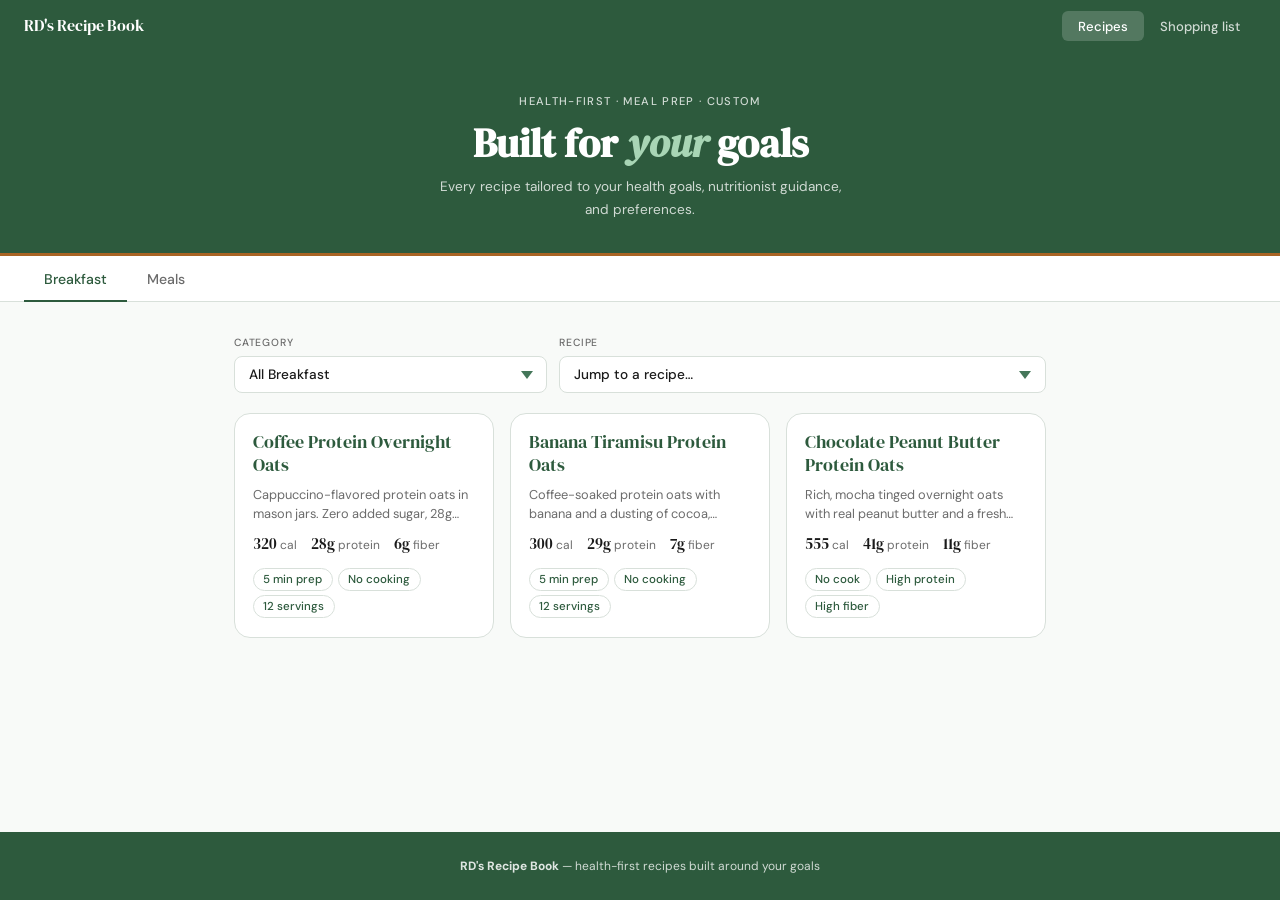
<file: index.html>
<!DOCTYPE html>
<html lang="en">
<head>
<meta charset="UTF-8">
<meta name="viewport" content="width=device-width, initial-scale=1.0">
<title>RD's Recipe Book</title>
<meta name="description" content="Health-first meal prep recipes with serving scaling and a combined shopping list.">

<link href="https://fonts.googleapis.com/css2?family=DM+Serif+Display:ital@0;1&family=DM+Sans:wght@400;500&display=swap" rel="stylesheet">

<link rel="stylesheet" href="css/base.css">
<link rel="stylesheet" href="css/layout.css">
<link rel="stylesheet" href="css/recipe.css">
<link rel="stylesheet" href="css/shopping.css">
<link rel="stylesheet" href="css/print.css" media="print">

<!-- Order matters: data, then helpers, then state, then views, then bootstrap.
     Classic scripts rather than modules so the page also opens over file://. -->
<script defer src="js/data/breakfast.js"></script>
<script defer src="js/data/meals.js"></script>
<script defer src="js/format.js"></script>
<script defer src="js/store.js"></script>
<script defer src="js/recipe-view.js"></script>
<script defer src="js/shopping-view.js"></script>
<script defer src="js/app.js"></script>
</head>
<body>

<nav>
  <span class="brand">RD's Recipe Book</span>
  <ul class="nav-links" role="tablist">
    <li><button class="active" data-page="recipes" role="tab" aria-selected="true">Recipes</button></li>
    <li><button data-page="shopping" role="tab" aria-selected="false">Shopping list</button></li>
  </ul>
</nav>

<div class="hero">
  <p class="hero-eyebrow">Health-first · Meal prep · Custom</p>
  <h1>Built for <em>your</em> goals</h1>
  <p class="hero-sub">Every recipe tailored to your health goals, nutritionist guidance, and preferences.</p>
</div>

<main>
  <div id="page-recipes" class="page active" style="max-width:none;padding:0">
    <div class="page-tabs" role="tablist">
      <button class="page-tab active" data-cat="breakfast" role="tab" aria-selected="true">Breakfast</button>
      <button class="page-tab" data-cat="meals" role="tab" aria-selected="false">Meals</button>
    </div>
    <div id="cat-breakfast" class="cat-wrap"></div>
    <div id="cat-meals" class="cat-wrap" style="display:none"></div>
  </div>

  <div id="page-shopping" class="page">
    <div class="shop-header">
      <h2>Shopping list</h2>
      <button class="clear-btn" id="clear-checked">Clear checked</button>
    </div>
    <div id="shopping-planner"></div>
    <p class="progress-label" id="progress-label"></p>
    <div class="progress-bar"><div class="progress-fill" id="progress-fill" style="width:0%"></div></div>
    <div id="shopping-content"></div>
  </div>
</main>

<footer><strong>RD's Recipe Book</strong> — health-first recipes built around your goals</footer>

</body>
</html>
</file>
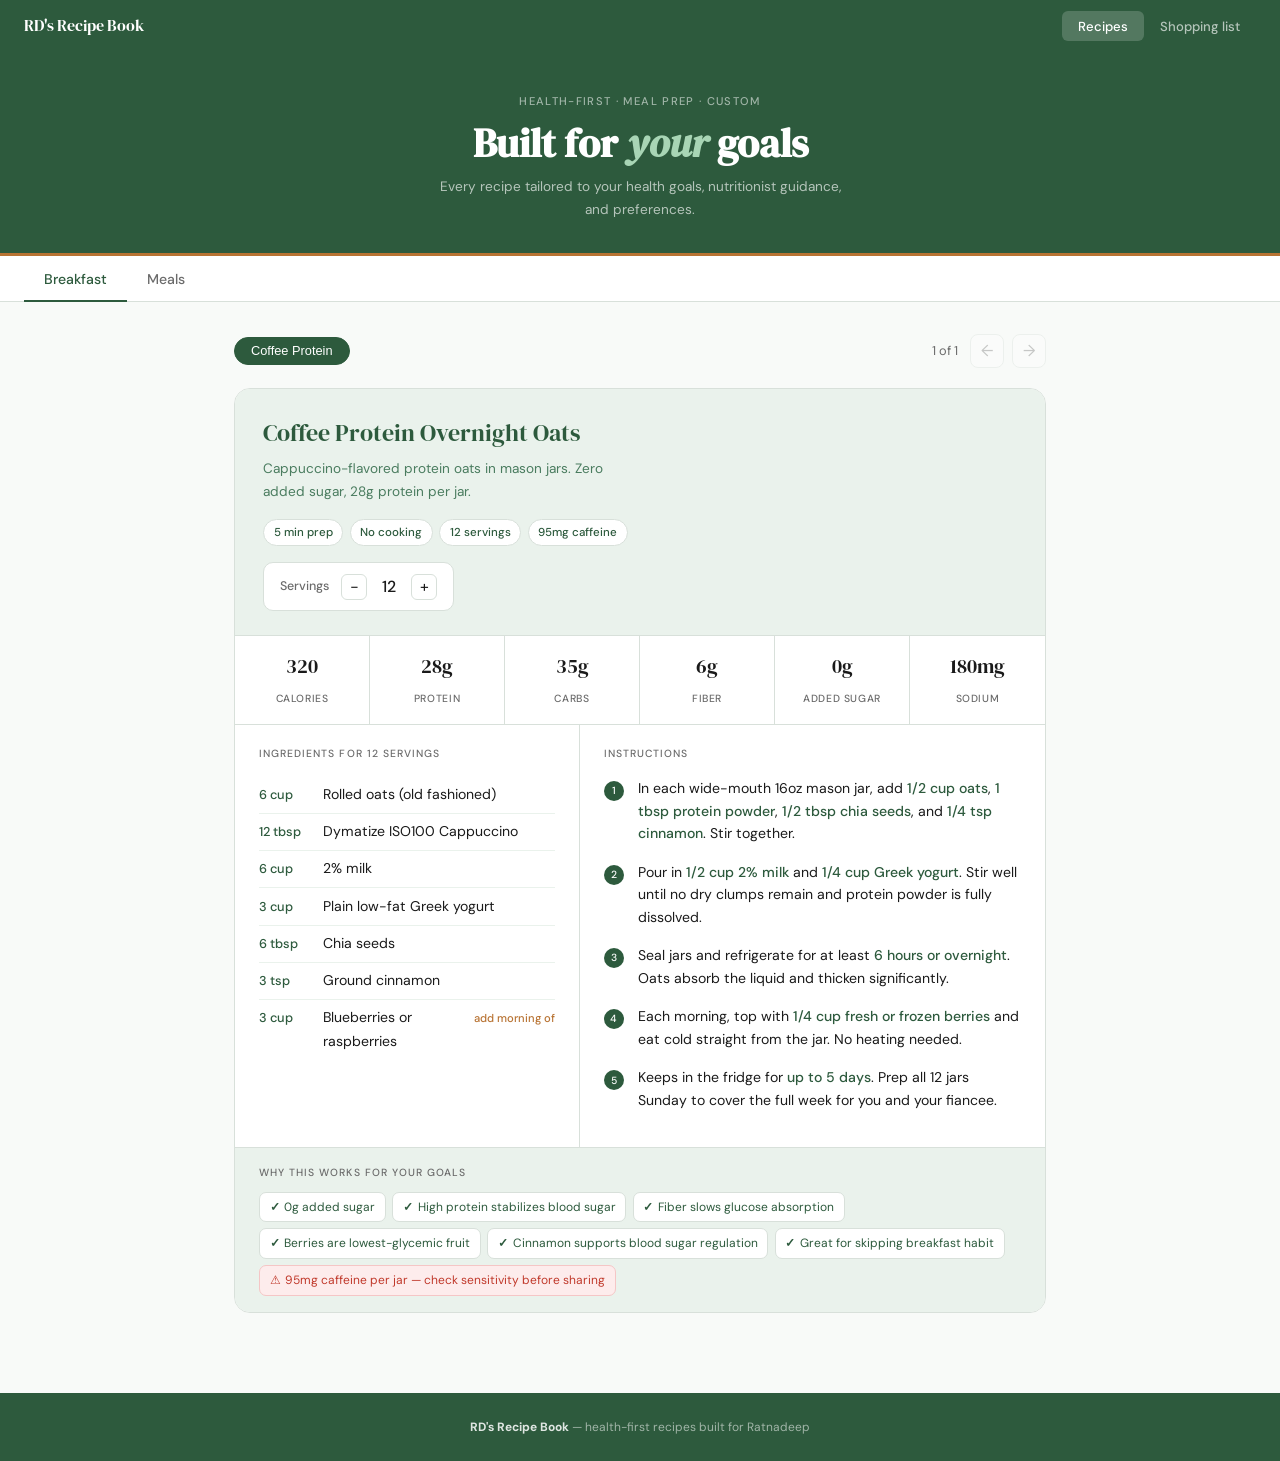
<file: recipe_book.html>
<!DOCTYPE html>
<html lang="en">
<head>
<meta charset="UTF-8">
<meta name="viewport" content="width=device-width, initial-scale=1.0">
<title>RD's Recipe Book</title>
<link href="https://fonts.googleapis.com/css2?family=DM+Serif+Display:ital@0;1&family=DM+Sans:wght@400;500&display=swap" rel="stylesheet">
<style>
*,*::before,*::after{box-sizing:border-box;margin:0;padding:0}
:root{
  --green:#2D5A3D;--green-light:#EAF2EC;--green-mid:#4A7C5F;
  --amber:#B87333;--amber-light:#FDF4EB;
  --ink:#1A1A1A;--muted:#6B6B6B;--border:#D8E0DA;
  --bg:#F8FAF8;--white:#FFFFFF;
  --red:#C0392B;--red-light:#FDECEC;
}
body{font-family:'DM Sans',sans-serif;background:var(--bg);color:var(--ink);font-size:16px;line-height:1.7;min-height:100vh}
nav{background:var(--green);padding:0 1.5rem;display:flex;align-items:center;justify-content:space-between;height:52px;position:sticky;top:0;z-index:200}
.brand{font-family:'DM Serif Display',serif;color:#fff;font-size:1rem}
.nav-links{display:flex;gap:0;list-style:none}
.nav-links button{background:none;border:none;color:rgba(255,255,255,0.65);font-family:'DM Sans',sans-serif;font-size:0.82rem;font-weight:500;padding:0.4rem 1rem;cursor:pointer;border-radius:6px;transition:all 0.15s}
.nav-links button:hover{color:#fff;background:rgba(255,255,255,0.1)}
.nav-links button.active{color:#fff;background:rgba(255,255,255,0.18)}
.hero{background:var(--green);padding:2.5rem 1.5rem 2rem;text-align:center;border-bottom:3px solid var(--amber)}
.hero-eyebrow{font-size:0.7rem;font-weight:500;letter-spacing:0.12em;text-transform:uppercase;color:rgba(255,255,255,0.55);margin-bottom:0.5rem}
.hero h1{font-family:'DM Serif Display',serif;font-size:clamp(1.6rem,4vw,2.5rem);color:#fff;line-height:1.2;margin-bottom:0.5rem}
.hero h1 em{font-style:italic;color:#A8D5B5}
.hero-sub{color:rgba(255,255,255,0.65);font-size:0.85rem;max-width:420px;margin:0 auto}
.page{display:none;max-width:860px;margin:0 auto;padding:2rem 1.5rem}
.page.active{display:block}
.page-tabs{background:var(--white);border-bottom:1px solid var(--border);display:flex;padding:0 1.5rem;max-width:none}
.page-tab{background:none;border:none;border-bottom:2px solid transparent;font-family:'DM Sans',sans-serif;font-size:0.88rem;font-weight:500;color:var(--muted);padding:0.85rem 1.25rem 0.75rem;cursor:pointer;transition:all 0.15s;margin-bottom:-1px}
.page-tab:hover{color:var(--ink)}
.page-tab.active{color:var(--green);border-bottom-color:var(--green)}
.cat-wrap{max-width:860px;margin:0 auto;padding:2rem 1.5rem}
.recipe-nav{display:flex;align-items:center;justify-content:space-between;margin-bottom:1.25rem;flex-wrap:wrap;gap:0.75rem}
.cat-tabs{display:flex;gap:0.5rem;flex-wrap:wrap}
.cat-tab{background:var(--white);border:1px solid var(--border);border-radius:999px;font-size:0.8rem;font-weight:500;color:var(--muted);padding:0.35rem 1rem;cursor:pointer;transition:all 0.15s}
.cat-tab:hover{border-color:var(--green);color:var(--green)}
.cat-tab.active{background:var(--green);border-color:var(--green);color:#fff}
.nav-right{display:flex;align-items:center;gap:0.75rem}
.recipe-counter{font-size:0.8rem;color:var(--muted)}
.recipe-nav-arrows{display:flex;gap:0.5rem}
.arrow-btn{background:var(--white);border:1px solid var(--border);border-radius:8px;width:34px;height:34px;display:flex;align-items:center;justify-content:center;cursor:pointer;font-size:1rem;color:var(--muted);transition:all 0.15s;font-family:'DM Sans',sans-serif}
.arrow-btn:hover:not([disabled]){border-color:var(--green);color:var(--green)}
.arrow-btn[disabled]{opacity:0.35;cursor:default}
.recipe-card{background:var(--white);border:1px solid var(--border);border-radius:16px;overflow:hidden}
.recipe-header{background:var(--green-light);padding:1.5rem 1.75rem;border-bottom:1px solid var(--border)}
.recipe-header-top{display:flex;align-items:flex-start;justify-content:space-between;gap:1rem;flex-wrap:wrap;margin-bottom:1rem}
.recipe-title{font-family:'DM Serif Display',serif;font-size:1.5rem;font-weight:400;color:var(--green)}
.recipe-desc{font-size:0.85rem;color:var(--green-mid);margin-top:0.2rem;max-width:380px}
.recipe-badges{display:flex;gap:0.4rem;flex-wrap:wrap}
.badge{background:var(--white);border:1px solid var(--border);border-radius:999px;font-size:0.72rem;font-weight:500;color:var(--green);padding:0.18rem 0.6rem;white-space:nowrap}
.serving-control{display:flex;align-items:center;gap:0.75rem;background:var(--white);border:1px solid var(--border);border-radius:10px;padding:0.6rem 1rem;width:fit-content}
.serving-label{font-size:0.78rem;color:var(--muted);font-weight:500}
.serving-btns{display:flex;align-items:center;gap:0.5rem}
.s-btn{background:none;border:1px solid var(--border);border-radius:6px;width:26px;height:26px;display:flex;align-items:center;justify-content:center;cursor:pointer;font-size:1rem;color:var(--ink);line-height:1;transition:all 0.15s;font-family:'DM Sans',sans-serif}
.s-btn:hover{border-color:var(--green);color:var(--green)}
.serving-num{font-size:1rem;font-weight:500;color:var(--ink);min-width:28px;text-align:center}
.nutrition-strip{display:grid;grid-template-columns:repeat(auto-fit,minmax(90px,1fr));border-bottom:1px solid var(--border)}
.nutrition-cell{padding:0.85rem 1rem;text-align:center;border-right:1px solid var(--border)}
.nutrition-cell:last-child{border-right:none}
.nutrition-cell .val{font-family:'DM Serif Display',serif;font-size:1.25rem;color:var(--ink);display:block}
.nutrition-cell .lbl{font-size:0.65rem;font-weight:500;letter-spacing:0.06em;text-transform:uppercase;color:var(--muted);margin-top:0.1rem}
.recipe-body{display:grid;grid-template-columns:1fr 1.35fr}
@media(max-width:600px){.recipe-body{grid-template-columns:1fr}}
.ingredients-col{padding:1.25rem 1.5rem;border-right:1px solid var(--border)}
.steps-col{padding:1.25rem 1.5rem}
.col-label{font-size:0.65rem;font-weight:500;letter-spacing:0.1em;text-transform:uppercase;color:var(--muted);margin-bottom:0.9rem}
.ingredient-list{list-style:none}
.ingredient-list li{display:flex;gap:0.5rem;padding:0.38rem 0;border-bottom:1px solid var(--green-light);font-size:0.88rem;align-items:baseline}
.ingredient-list li:last-child{border-bottom:none}
.qty{font-weight:500;color:var(--green);min-width:56px;font-size:0.8rem}
.iname{color:var(--ink);flex:1}
.mod{font-size:0.7rem;color:var(--amber);font-weight:500;margin-left:auto;white-space:nowrap;padding-left:0.3rem}
.step{display:flex;gap:0.9rem;margin-bottom:1rem;align-items:flex-start}
.step-num{background:var(--green);color:#fff;font-size:0.65rem;font-weight:500;width:20px;height:20px;border-radius:50%;display:flex;align-items:center;justify-content:center;flex-shrink:0;margin-top:4px}
.step-text{font-size:0.88rem;color:var(--ink);line-height:1.6}
.step-text strong{font-weight:500;color:var(--green)}
.health-notes{background:var(--green-light);border-top:1px solid var(--border);padding:1rem 1.5rem}
.health-note-list{display:flex;flex-wrap:wrap;gap:0.4rem;margin-top:0.6rem}
.hnote{background:var(--white);border:1px solid var(--border);border-radius:7px;font-size:0.75rem;color:var(--green);padding:0.25rem 0.6rem;display:flex;align-items:center;gap:0.3rem}
.hnote::before{content:"✓";font-weight:700}
.wnote{background:var(--red-light);border:1px solid #F5C6C6;border-radius:7px;font-size:0.75rem;color:var(--red);padding:0.25rem 0.6rem;display:flex;align-items:center;gap:0.3rem}
.wnote::before{content:"⚠"}
.shop-header{display:flex;align-items:center;justify-content:space-between;margin-bottom:1.5rem;flex-wrap:wrap;gap:1rem}
.shop-header h2{font-family:'DM Serif Display',serif;font-size:1.5rem;font-weight:400}
.clear-btn{background:none;border:1px solid var(--border);border-radius:8px;font-family:'DM Sans',sans-serif;font-size:0.8rem;color:var(--muted);padding:0.4rem 0.85rem;cursor:pointer;transition:all 0.15s}
.clear-btn:hover{border-color:var(--red);color:var(--red)}
.shop-section{background:var(--white);border:1px solid var(--border);border-radius:14px;overflow:hidden;margin-bottom:1.25rem}
.shop-section-header{background:var(--green-light);padding:0.75rem 1.25rem;border-bottom:1px solid var(--border);display:flex;align-items:center;justify-content:space-between}
.shop-section-title{font-size:0.72rem;font-weight:500;letter-spacing:0.1em;text-transform:uppercase;color:var(--green)}
.shop-section-count{font-size:0.72rem;color:var(--green-mid)}
.shop-item{display:flex;align-items:center;gap:0.85rem;padding:0.7rem 1.25rem;border-bottom:1px solid var(--green-light);cursor:pointer;transition:background 0.1s;user-select:none}
.shop-item:last-child{border-bottom:none}
.shop-item:hover{background:var(--bg)}
.shop-item.checked .shop-item-name{text-decoration:line-through;color:var(--muted)}
.shop-checkbox{width:18px;height:18px;border:1.5px solid var(--border);border-radius:4px;flex-shrink:0;display:flex;align-items:center;justify-content:center;transition:all 0.15s}
.shop-item.checked .shop-checkbox{background:var(--green);border-color:var(--green)}
.checkmark{display:none;font-size:11px;color:#fff;font-weight:700}
.shop-item.checked .checkmark{display:block}
.shop-item-name{flex:1;font-size:0.9rem;color:var(--ink)}
.shop-item-qty{font-size:0.78rem;color:var(--muted);white-space:nowrap}
.have-tag{font-size:0.7rem;color:var(--green-mid);font-weight:500;margin-left:0.4rem}
.progress-bar{height:3px;background:var(--border);border-radius:999px;margin-bottom:1.5rem;overflow:hidden}
.progress-fill{height:100%;background:var(--green);border-radius:999px;transition:width 0.3s}
.progress-label{font-size:0.78rem;color:var(--muted);margin-bottom:0.5rem}
footer{background:var(--green);color:rgba(255,255,255,0.55);text-align:center;padding:1.5rem;font-size:0.75rem;margin-top:3rem}
footer strong{color:rgba(255,255,255,0.85)}
</style>
</head>
<body>

<nav>
  <span class="brand">RD's Recipe Book</span>
  <ul class="nav-links">
    <li><button class="active" onclick="showPage('recipes',this)">Recipes</button></li>
    <li><button onclick="showPage('shopping',this)">Shopping list</button></li>
  </ul>
</nav>

<div class="hero">
  <p class="hero-eyebrow">Health-first · Meal prep · Custom</p>
  <h1>Built for <em>your</em> goals</h1>
  <p class="hero-sub">Every recipe tailored to your health goals, nutritionist guidance, and preferences.</p>
</div>

<div id="page-recipes" class="page active" style="max-width:none;padding:0">
  <div class="page-tabs">
    <button class="page-tab active" onclick="showCat('breakfast',this)">Breakfast</button>
    <button class="page-tab" onclick="showCat('meals',this)">Meals</button>
  </div>
  <div id="cat-breakfast" class="cat-wrap"></div>
  <div id="cat-meals" class="cat-wrap" style="display:none"></div>
</div>

<div id="page-shopping" class="page">
  <div class="shop-header">
    <h2>Shopping list</h2>
    <button class="clear-btn" onclick="clearChecked()">Clear checked</button>
  </div>
  <p class="progress-label" id="progress-label"></p>
  <div class="progress-bar"><div class="progress-fill" id="progress-fill" style="width:0%"></div></div>
  <div id="shopping-content"></div>
</div>

<footer><strong>RD's Recipe Book</strong> — health-first recipes built for Ratnadeep</footer>

<script>
var RECIPES = {
  breakfast: [
    {
      id: "oats",
      name: "Coffee Protein Overnight Oats",
      desc: "Cappuccino-flavored protein oats in mason jars. Zero added sugar, 28g protein per jar.",
      badges: ["5 min prep","No cooking","12 servings","95mg caffeine"],
      baseServings: 12,
      nutrition: {calories:320,protein:28,carbs:35,fiber:6,addedSugar:0,sodium:180},
      ingredients: [
        {qty:0.5,unit:"cup",name:"Rolled oats (old fashioned)",mod:""},
        {qty:1,unit:"tbsp",name:"Dymatize ISO100 Cappuccino",mod:""},
        {qty:0.5,unit:"cup",name:"2% milk",mod:""},
        {qty:0.25,unit:"cup",name:"Plain low-fat Greek yogurt",mod:""},
        {qty:0.5,unit:"tbsp",name:"Chia seeds",mod:""},
        {qty:0.25,unit:"tsp",name:"Ground cinnamon",mod:""},
        {qty:0.25,unit:"cup",name:"Blueberries or raspberries",mod:"add morning of"}
      ],
      steps: [
        "In each wide-mouth 16oz mason jar, add <strong>1/2 cup oats</strong>, <strong>1 tbsp protein powder</strong>, <strong>1/2 tbsp chia seeds</strong>, and <strong>1/4 tsp cinnamon</strong>. Stir together.",
        "Pour in <strong>1/2 cup 2% milk</strong> and <strong>1/4 cup Greek yogurt</strong>. Stir well until no dry clumps remain and protein powder is fully dissolved.",
        "Seal jars and refrigerate for at least <strong>6 hours or overnight</strong>. Oats absorb the liquid and thicken significantly.",
        "Each morning, top with <strong>1/4 cup fresh or frozen berries</strong> and eat cold straight from the jar. No heating needed.",
        "Keeps in the fridge for <strong>up to 5 days</strong>. Prep all 12 jars Sunday to cover the full week for you and your fiancee."
      ],
      healthNotes: ["0g added sugar","High protein stabilizes blood sugar","Fiber slows glucose absorption","Berries are lowest-glycemic fruit","Cinnamon supports blood sugar regulation","Great for skipping breakfast habit"],
      watchNotes: ["95mg caffeine per jar — check sensitivity before sharing"],
      grocery: [
        {name:"Rolled oats (old fashioned)",qty:"1 large canister",have:false},
        {name:"Dymatize ISO100 Cappuccino",qty:"1 tub",have:false},
        {name:"2% milk",qty:"1 gallon",have:false},
        {name:"Plain low-fat Greek yogurt",qty:"32oz tub",have:false},
        {name:"Chia seeds",qty:"bulk bag",have:false},
        {name:"Ground cinnamon",qty:"small jar",have:false},
        {name:"Frozen berries (blueberries or raspberries)",qty:"2 x 12oz bags",have:false},
        {name:"Wide-mouth 16oz mason jars",qty:"pack of 12",have:false}
      ]
    }
  ],
  meals: [
    {
      id: "pasta",
      name: "Peanut Pasta Salad",
      desc: "Thai-inspired meal prep salad with Brami protein pasta, cauliflower, edamame, and creamy peanut dressing.",
      badges: ["20 min total","4 servings","4 days fridge","Lunch"],
      baseServings: 4,
      nutrition: {calories:480,protein:33,carbs:52,fiber:14,addedSugar:1,sodium:600},
      ingredients: [
        {qty:1,unit:"cup",name:"Brami Fusilli pasta, cooked",mod:"swap"},
        {qty:0.5,unit:"cup",name:"Cauliflower, small florets",mod:"swap"},
        {qty:0.25,unit:"cup",name:"Frozen edamame, thawed",mod:""},
        {qty:0.25,unit:"cup",name:"Carrots, grated",mod:""},
        {qty:0.25,unit:"cup",name:"Green onion, chopped",mod:""},
        {qty:2,unit:"tbsp",name:"Cilantro, chopped",mod:""},
        {qty:1.5,unit:"tbsp",name:"Peanuts, crushed",mod:""},
        {qty:1.5,unit:"tbsp",name:"Peanut butter",mod:""},
        {qty:0.25,unit:"",name:"Lime, juiced",mod:""},
        {qty:0.5,unit:"tbsp",name:"Low-sodium soy sauce",mod:"swap"},
        {qty:0.25,unit:"tbsp",name:"Sriracha",mod:""},
        {qty:0.25,unit:"tbsp",name:"Chili crunch oil",mod:""},
        {qty:0.25,unit:"tsp",name:"Maple syrup",mod:""},
        {qty:0.75,unit:"tbsp",name:"Water to thin dressing",mod:""}
      ],
      steps: [
        "Cook <strong>Brami Fusilli</strong> per package instructions. Drain and cool completely — warm pasta makes the dressing watery.",
        "Chop <strong>cauliflower</strong> into small florets. Grate <strong>carrots</strong>. Chop <strong>green onion</strong> and <strong>cilantro</strong>. Thaw <strong>edamame</strong> or mix with warm pasta to speed it up.",
        "In a jar, whisk <strong>peanut butter, lime juice, low-sodium soy sauce, sriracha, maple syrup,</strong> and <strong>water</strong> until smooth and pourable. Spoon chili crunch oil over the surface — do not stir it in.",
        "In a large bowl, combine cooled pasta, cauliflower, edamame, carrots, green onion, cilantro, and peanuts. Pour dressing over and toss well.",
        "Divide into <strong>4 airtight containers</strong>. Keeps in the fridge up to <strong>4 days</strong>. Toss before eating as dressing settles."
      ],
      healthNotes: ["Brami pasta: 21g protein + 9g fiber vs regular rotini","Cauliflower: nutritionist-approved lunch vegetable","Low-sodium soy sauce reduces sodium per serving","High fiber helps manage blood sugar from carbs"],
      watchNotes: [],
      grocery: [
        {name:"Brami Fusilli protein pasta",qty:"1 box",have:false},
        {name:"Frozen edamame (shelled)",qty:"1 bag",have:false},
        {name:"Cauliflower",qty:"1 head",have:false},
        {name:"Carrots",qty:"2-3 medium",have:false},
        {name:"Green onion",qty:"1 bunch",have:false},
        {name:"Cilantro",qty:"1 bunch",have:false},
        {name:"Peanuts (unsalted)",qty:"small bag",have:false},
        {name:"Peanut butter",qty:"1 jar",have:false},
        {name:"Limes",qty:"2",have:false},
        {name:"Low-sodium soy sauce",qty:"1 bottle",have:false},
        {name:"Chili crunch oil",qty:"1 jar",have:false},
        {name:"Maple syrup",qty:"small bottle",have:false},
        {name:"Sriracha",qty:"1 bottle",have:false}
      ]
    }
  ]
};

var state = {
  currentCat: "breakfast",
  indices: {breakfast:0, meals:0},
  servings: {},
  checked: {}
};

try { state.checked = JSON.parse(localStorage.getItem("rd_checked") || "{}"); } catch(e) { state.checked = {}; }

RECIPES.breakfast.forEach(function(r){ state.servings[r.id] = r.baseServings; });
RECIPES.meals.forEach(function(r){ state.servings[r.id] = r.baseServings; });

function showPage(page, btn) {
  document.querySelectorAll(".page").forEach(function(p){ p.classList.remove("active"); });
  document.getElementById("page-"+page).classList.add("active");
  document.querySelectorAll(".nav-links button").forEach(function(b){ b.classList.remove("active"); });
  btn.classList.add("active");
  if(page === "shopping") renderShopping();
}

function showCat(cat, btn) {
  state.currentCat = cat;
  document.getElementById("cat-breakfast").style.display = cat === "breakfast" ? "block" : "none";
  document.getElementById("cat-meals").style.display = cat === "meals" ? "block" : "none";
  document.querySelectorAll(".page-tab").forEach(function(b){ b.classList.remove("active"); });
  btn.classList.add("active");
}

function prevRecipe(cat) {
  if(state.indices[cat] > 0){ state.indices[cat]--; renderRecipe(cat); }
}
function nextRecipe(cat) {
  if(state.indices[cat] < RECIPES[cat].length - 1){ state.indices[cat]++; renderRecipe(cat); }
}
function jumpRecipe(cat, idx) {
  state.indices[cat] = idx;
  renderRecipe(cat);
}
function changeServings(id, cat, delta) {
  state.servings[id] = Math.max(1, state.servings[id] + delta);
  renderRecipe(cat);
}

function fmtQty(n) {
  if(n === 0) return "0";
  var whole = Math.floor(n);
  var frac = Math.round((n - whole) * 100) / 100;
  var fracs = {"0.25":"1/4","0.5":"1/2","0.75":"3/4","0.33":"1/3","0.67":"2/3","0.13":"1/8"};
  var best = null, bestDiff = 999;
  Object.keys(fracs).forEach(function(k){
    var diff = Math.abs(parseFloat(k) - frac);
    if(diff < bestDiff){ bestDiff = diff; best = k; }
  });
  if(bestDiff < 0.06) {
    var fs = fracs[best];
    return whole > 0 ? (whole + " " + fs) : fs;
  }
  if(n >= 10) return Math.round(n).toString();
  return parseFloat(n.toFixed(1)).toString();
}

function renderRecipe(cat) {
  var recipes = RECIPES[cat];
  var idx = state.indices[cat];
  var r = recipes[idx];
  var servings = state.servings[r.id];
  var ratio = servings / r.baseServings;
  var n = r.nutrition;

  function ns(v){ return Math.round(v * ratio); }

  var tabs = recipes.map(function(rec, i){
    var words = rec.name.split(" ").slice(0,2).join(" ");
    return '<button class="cat-tab' + (i===idx?" active":"") + '" onclick="jumpRecipe(\'' + cat + '\',' + i + ')">' + words + '</button>';
  }).join("");

  var prevDis = idx === 0 ? " disabled" : "";
  var nextDis = idx === recipes.length - 1 ? " disabled" : "";

  var ings = r.ingredients.map(function(ing){
    var scaled = ing.qty * servings;
    return '<li><span class="qty">' + fmtQty(scaled) + ' ' + ing.unit + '</span><span class="iname">' + ing.name + '</span>' + (ing.mod ? '<span class="mod">' + ing.mod + '</span>' : '') + '</li>';
  }).join("");

  var steps = r.steps.map(function(s, i){
    return '<div class="step"><span class="step-num">' + (i+1) + '</span><span class="step-text">' + s + '</span></div>';
  }).join("");

  var hnotes = r.healthNotes.map(function(n){ return '<span class="hnote">' + n + '</span>'; }).join("");
  var wnotes = r.watchNotes.map(function(n){ return '<span class="wnote">' + n + '</span>'; }).join("");
  var badges = r.badges.map(function(b){ return '<span class="badge">' + b + '</span>'; }).join("");

  var html = '<div class="recipe-nav">'
    + '<div class="cat-tabs">' + tabs + '</div>'
    + '<div class="nav-right">'
    + '<span class="recipe-counter">' + (idx+1) + ' of ' + recipes.length + '</span>'
    + '<div class="recipe-nav-arrows">'
    + '<button class="arrow-btn" onclick="prevRecipe(\'' + cat + '\')"' + prevDis + '>&#8592;</button>'
    + '<button class="arrow-btn" onclick="nextRecipe(\'' + cat + '\')"' + nextDis + '>&#8594;</button>'
    + '</div></div></div>'
    + '<div class="recipe-card">'
    + '<div class="recipe-header">'
    + '<div class="recipe-header-top">'
    + '<div><div class="recipe-title">' + r.name + '</div><div class="recipe-desc">' + r.desc + '</div></div>'
    + '<div class="recipe-badges">' + badges + '</div>'
    + '</div>'
    + '<div class="serving-control"><span class="serving-label">Servings</span>'
    + '<div class="serving-btns">'
    + '<button class="s-btn" onclick="changeServings(\'' + r.id + '\',\'' + cat + '\',-1)">&#8722;</button>'
    + '<span class="serving-num">' + servings + '</span>'
    + '<button class="s-btn" onclick="changeServings(\'' + r.id + '\',\'' + cat + '\',1)">&#43;</button>'
    + '</div></div></div>'
    + '<div class="nutrition-strip">'
    + '<div class="nutrition-cell"><span class="val">' + ns(n.calories) + '</span><span class="lbl">Calories</span></div>'
    + '<div class="nutrition-cell"><span class="val">' + ns(n.protein) + 'g</span><span class="lbl">Protein</span></div>'
    + '<div class="nutrition-cell"><span class="val">' + ns(n.carbs) + 'g</span><span class="lbl">Carbs</span></div>'
    + '<div class="nutrition-cell"><span class="val">' + ns(n.fiber) + 'g</span><span class="lbl">Fiber</span></div>'
    + '<div class="nutrition-cell"><span class="val">' + ns(n.addedSugar) + 'g</span><span class="lbl">Added sugar</span></div>'
    + '<div class="nutrition-cell"><span class="val">' + ns(n.sodium) + 'mg</span><span class="lbl">Sodium</span></div>'
    + '</div>'
    + '<div class="recipe-body">'
    + '<div class="ingredients-col"><div class="col-label">Ingredients for ' + servings + ' servings</div><ul class="ingredient-list">' + ings + '</ul></div>'
    + '<div class="steps-col"><div class="col-label">Instructions</div>' + steps + '</div>'
    + '</div>'
    + '<div class="health-notes"><div class="col-label" style="margin-bottom:0.5rem">Why this works for your goals</div>'
    + '<div class="health-note-list">' + hnotes + wnotes + '</div></div>'
    + '</div>';

  document.getElementById(cat + "-recipe-container").innerHTML = html;
}

function getKey(recipeId, itemName) {
  return recipeId + "__" + itemName;
}

function toggleItem(key) {
  state.checked[key] = !state.checked[key];
  try { localStorage.setItem("rd_checked", JSON.stringify(state.checked)); } catch(e){}
  renderShopping();
}

function clearChecked() {
  state.checked = {};
  try { localStorage.setItem("rd_checked", JSON.stringify(state.checked)); } catch(e){}
  renderShopping();
}

function renderShopping() {
  var allRecipes = RECIPES.breakfast.concat(RECIPES.meals);
  var totalItems = 0, checkedItems = 0;
  var html = "";

  allRecipes.forEach(function(r) {
    var sectionDone = 0;
    totalItems += r.grocery.length;
    r.grocery.forEach(function(it){
      var key = getKey(r.id, it.name);
      if(it.have || state.checked[key]) sectionDone++;
    });
    checkedItems += sectionDone;

    html += '<div class="shop-section">'
      + '<div class="shop-section-header">'
      + '<span class="shop-section-title">' + r.name + '</span>'
      + '<span class="shop-section-count">' + sectionDone + '/' + r.grocery.length + ' done</span>'
      + '</div>';

    r.grocery.forEach(function(it) {
      var key = getKey(r.id, it.name);
      var isChecked = it.have || !!state.checked[key];
      var checkedClass = isChecked ? " checked" : "";
      var onclick = it.have ? "" : ' onclick="toggleItem(\'' + key + '\')"';
      var haveTag = it.have ? '<span class="have-tag">already have</span>' : "";
      html += '<div class="shop-item' + checkedClass + '"' + onclick + '>'
        + '<div class="shop-checkbox"><span class="checkmark">&#10003;</span></div>'
        + '<span class="shop-item-name">' + it.name + haveTag + '</span>'
        + '<span class="shop-item-qty">' + it.qty + '</span>'
        + '</div>';
    });

    html += '</div>';
  });

  var pct = totalItems > 0 ? Math.round(checkedItems / totalItems * 100) : 0;
  document.getElementById("progress-label").textContent = checkedItems + " of " + totalItems + " items checked";
  document.getElementById("progress-fill").style.width = pct + "%";
  document.getElementById("shopping-content").innerHTML = html;
}

function initCat(cat) {
  var wrap = document.getElementById("cat-" + cat);
  wrap.innerHTML = '<div id="' + cat + '-recipe-container"></div>';
  renderRecipe(cat);
}

initCat("breakfast");
initCat("meals");
</script>
</body>
</html>
</file>
<file: css/base.css>
/* Reset, design tokens, page defaults, and shared focus styles. */

*,*::before,*::after{box-sizing:border-box;margin:0;padding:0}

/* Text colours are chosen to clear WCAG AA (4.5:1) at body size against the
   surface they sit on. --green-mid is measured against --green-light and
   --amber against white, since that is where each is actually used. */
:root{
  --green:#2D5A3D;--green-light:#EAF2EC;--green-mid:#447659;
  --amber:#A96424;--amber-light:#FDF4EB;
  --ink:#1A1A1A;--muted:#6B6B6B;--border:#D8E0DA;
  --bg:#F8FAF8;--white:#FFFFFF;
  --red:#C0392B;--red-light:#FDECEC;
  --on-green:rgba(255,255,255,0.78);
}

/* Column layout so the footer sits at the bottom of short pages (the recipe
   index is well under one screen) instead of leaving a band of background. */
body{font-family:'DM Sans',sans-serif;background:var(--bg);color:var(--ink);font-size:16px;line-height:1.7;min-height:100vh;display:flex;flex-direction:column}
main{flex:1}

/* Keyboard focus rings. Kept together so every interactive element stays covered. */
.arrow-btn:focus-visible,.s-btn:focus-visible,.clear-btn:focus-visible,.page-tab:focus-visible{outline:2px solid var(--green);outline-offset:2px}
.nav-links button:focus-visible{outline:2px solid #fff;outline-offset:2px}
.shop-item[data-key]:focus-visible{outline:2px solid var(--green);outline-offset:-2px;background:var(--bg)}
</file>
<file: css/layout.css>
/* Page chrome: top nav, hero, page/tab switching containers, footer. */

nav{background:var(--green);padding:0 1.5rem;display:flex;align-items:center;justify-content:space-between;height:52px;position:sticky;top:0;z-index:200}
.brand{font-family:'DM Serif Display',serif;color:#fff;font-size:1rem}
.nav-links{display:flex;gap:0;list-style:none}
.nav-links button{background:none;border:none;color:var(--on-green);font-family:'DM Sans',sans-serif;font-size:0.82rem;font-weight:500;padding:0.4rem 1rem;cursor:pointer;border-radius:6px;transition:all 0.15s}
.nav-links button:hover{color:#fff;background:rgba(255,255,255,0.1)}
.nav-links button.active{color:#fff;background:rgba(255,255,255,0.18)}

.hero{background:var(--green);padding:2.5rem 1.5rem 2rem;text-align:center;border-bottom:3px solid var(--amber)}
.hero-eyebrow{font-size:0.7rem;font-weight:500;letter-spacing:0.12em;text-transform:uppercase;color:var(--on-green);margin-bottom:0.5rem}
.hero h1{font-family:'DM Serif Display',serif;font-size:clamp(1.6rem,4vw,2.5rem);color:#fff;line-height:1.2;margin-bottom:0.5rem}
.hero h1 em{font-style:italic;color:#A8D5B5}
.hero-sub{color:var(--on-green);font-size:0.85rem;max-width:420px;margin:0 auto}

/* Top-level pages (Recipes / Shopping list). Only .active is displayed. */
.page{display:none;max-width:860px;margin:0 auto;padding:2rem 1.5rem}
.page.active{display:block}

/* Category tabs within the Recipes page (Breakfast / Meals). */
.page-tabs{background:var(--white);border-bottom:1px solid var(--border);display:flex;padding:0 1.5rem;max-width:none}
.page-tab{background:none;border:none;border-bottom:2px solid transparent;font-family:'DM Sans',sans-serif;font-size:0.88rem;font-weight:500;color:var(--muted);padding:0.85rem 1.25rem 0.75rem;cursor:pointer;transition:all 0.15s;margin-bottom:-1px}
.page-tab:hover{color:var(--ink)}
.page-tab.active{color:var(--green);border-bottom-color:var(--green)}
.cat-wrap{max-width:860px;margin:0 auto;padding:2rem 1.5rem}

footer{background:var(--green);color:var(--on-green);text-align:center;padding:1.5rem;font-size:0.75rem;margin-top:3rem}
footer strong{color:rgba(255,255,255,0.85)}
</file>
<file: css/recipe.css>
/* The recipe index grid and the recipe card. Rendered by js/recipe-view.js. */

/* --- recipe picker ------------------------------------------------------- */

/* Above both the grid and the detail view: the quick way to reach a recipe
   without scrolling, which matters most on a phone. */
.dd-row{display:flex;gap:0.75rem;margin-bottom:1.25rem;flex-wrap:wrap;align-items:flex-end}
.dd-wrap{position:relative;flex:1 1 190px;min-width:0}
.dd-grow{flex:2 1 240px}
.dd-label{font-size:0.65rem;font-weight:500;letter-spacing:0.08em;text-transform:uppercase;color:var(--muted);margin-bottom:0.3rem;display:block}
.dd-select{appearance:none;-webkit-appearance:none;width:100%;background:var(--white);border:1px solid var(--border);border-radius:8px;padding:0.55rem 2rem 0.55rem 0.85rem;font-family:'DM Sans',sans-serif;font-size:0.85rem;font-weight:500;color:var(--ink);cursor:pointer;text-overflow:ellipsis;background-image:url("data:image/svg+xml;charset=UTF-8,%3Csvg xmlns='http://www.w3.org/2000/svg' width='12' height='8' viewBox='0 0 12 8'%3E%3Cpath fill='%23447659' d='M6 8L0 0h12z'/%3E%3C/svg%3E");background-repeat:no-repeat;background-position:right 0.85rem center;transition:border-color 0.15s}
.dd-select:hover{border-color:var(--green)}
.dd-select:focus-visible{outline:2px solid var(--green);outline-offset:2px;border-color:var(--green)}

/* --- index grid ---------------------------------------------------------- */

.rgrid{display:grid;grid-template-columns:repeat(auto-fill,minmax(250px,1fr));gap:1rem}
.rcard{display:flex;flex-direction:column;text-align:left;background:var(--white);border:1px solid var(--border);border-radius:16px;overflow:hidden;cursor:pointer;font-family:'DM Sans',sans-serif;transition:border-color 0.15s,transform 0.15s,box-shadow 0.15s}
.rcard:hover{border-color:var(--green);transform:translateY(-2px);box-shadow:0 6px 20px rgba(45,90,61,0.09)}
.rcard:focus-visible{outline:2px solid var(--green);outline-offset:2px}

.rcard-body{padding:1rem 1.1rem 1.15rem;display:flex;flex-direction:column;gap:0.5rem;flex:1}
.rcard-title{font-family:'DM Serif Display',serif;font-size:1.12rem;line-height:1.3;color:var(--green)}
.rcard-desc{font-size:0.8rem;color:var(--muted);line-height:1.5;display:-webkit-box;-webkit-line-clamp:2;-webkit-box-orient:vertical;overflow:hidden}
.rcard-stats{display:flex;gap:0.9rem;font-size:0.75rem;color:var(--muted);padding-top:0.15rem}
.rcard-stats b{font-family:'DM Serif Display',serif;font-size:0.95rem;color:var(--ink);font-weight:400}
.rcard-badges{display:flex;flex-wrap:wrap;gap:0.3rem;margin-top:auto;padding-top:0.35rem}

/* --- detail bar ---------------------------------------------------------- */

.detail-bar{display:flex;align-items:center;justify-content:space-between;gap:0.75rem;flex-wrap:wrap;margin-bottom:1rem}
.detail-bar-right{display:flex;gap:0.5rem}
.back-btn,.print-btn,.plan-btn{background:var(--white);border:1px solid var(--border);border-radius:8px;font-family:'DM Sans',sans-serif;font-size:0.8rem;font-weight:500;color:var(--muted);padding:0.45rem 0.9rem;cursor:pointer;transition:all 0.15s}
.back-btn:hover,.print-btn:hover,.plan-btn:hover{border-color:var(--green);color:var(--green)}
.plan-btn.on{background:var(--green);border-color:var(--green);color:#fff}
.back-btn:focus-visible,.print-btn:focus-visible,.plan-btn:focus-visible{outline:2px solid var(--green);outline-offset:2px}

/* Card shell and header. */
.recipe-card{background:var(--white);border:1px solid var(--border);border-radius:16px;overflow:hidden}
.recipe-header{background:var(--green-light);padding:1.5rem 1.75rem;border-bottom:1px solid var(--border)}
.recipe-header-top{display:flex;align-items:flex-start;justify-content:space-between;gap:1rem;flex-wrap:wrap;margin-bottom:1rem}
.recipe-title{font-family:'DM Serif Display',serif;font-size:1.5rem;font-weight:400;color:var(--green)}
.recipe-desc{font-size:0.85rem;color:var(--green-mid);margin-top:0.2rem;max-width:380px}
.recipe-badges{display:flex;gap:0.4rem;flex-wrap:wrap}
.badge{background:var(--white);border:1px solid var(--border);border-radius:999px;font-size:0.72rem;font-weight:500;color:var(--green);padding:0.18rem 0.6rem;white-space:nowrap}

/* Servings stepper. Scales the ingredient column only, never the nutrition strip. */
.serving-control{display:flex;align-items:center;gap:0.75rem;background:var(--white);border:1px solid var(--border);border-radius:10px;padding:0.6rem 1rem;width:fit-content}
.serving-label{font-size:0.78rem;color:var(--muted);font-weight:500}
.serving-btns{display:flex;align-items:center;gap:0.5rem}
.s-btn{background:none;border:1px solid var(--border);border-radius:6px;width:26px;height:26px;display:flex;align-items:center;justify-content:center;cursor:pointer;font-size:1rem;color:var(--ink);line-height:1;transition:all 0.15s;font-family:'DM Sans',sans-serif}
.s-btn:hover{border-color:var(--green);color:var(--green)}
.serving-num{font-size:1rem;font-weight:500;color:var(--ink);min-width:28px;text-align:center}

/* Nutrition strip. Always per serving, so these values never scale. */
.nutrition-label{font-size:0.65rem;font-weight:500;letter-spacing:0.1em;text-transform:uppercase;color:var(--muted);text-align:center;padding:0.7rem 1rem 0.15rem;background:var(--white)}
/* Fixed 6-up on desktop, 3-up on narrow screens. auto-fit was reflowing into
   an uneven 4+2 whose cell borders did not line up across the wrap. */
.nutrition-strip{display:grid;grid-template-columns:repeat(6,1fr);border-bottom:1px solid var(--border);gap:1px;background:var(--border)}
.nutrition-cell{padding:0.85rem 0.5rem;text-align:center;background:var(--white)}
@media(max-width:700px){.nutrition-strip{grid-template-columns:repeat(3,1fr)}}
.nutrition-cell .val{font-family:'DM Serif Display',serif;font-size:1.25rem;color:var(--ink);display:block}
.nutrition-cell .lbl{font-size:0.65rem;font-weight:500;letter-spacing:0.06em;text-transform:uppercase;color:var(--muted);margin-top:0.1rem}

/* Two-column body: ingredients left, instructions right. Stacks under 600px.
   align-items:start stops the shorter column stretching to match the taller. */
.recipe-body{display:grid;grid-template-columns:1fr 1.35fr;align-items:start}
@media(max-width:600px){.recipe-body{grid-template-columns:1fr}}
.ingredients-col{padding:1.25rem 1.5rem;border-right:1px solid var(--border)}
.steps-col{padding:1.25rem 1.5rem}
.col-label{font-size:0.65rem;font-weight:500;letter-spacing:0.1em;text-transform:uppercase;color:var(--muted);margin-bottom:0.9rem}
.col-head{display:flex;align-items:baseline;justify-content:space-between;gap:0.5rem}
.col-head .col-label{margin-bottom:0.9rem}
.reset-link{background:none;border:none;font-family:'DM Sans',sans-serif;font-size:0.7rem;color:var(--muted);cursor:pointer;padding:0;text-decoration:underline}
.reset-link:hover{color:var(--green)}

/* Ingredients double as a cooking checklist: tap to cross off. */
.ingredient-list{list-style:none}
.ing{display:flex;gap:0.5rem;padding:0.4rem 0;border-bottom:1px solid var(--green-light);font-size:0.88rem;align-items:baseline;cursor:pointer;user-select:none;transition:opacity 0.15s}
.ing:last-child{border-bottom:none}
.ing:hover{opacity:0.75}
.ing:focus-visible{outline:2px solid var(--green);outline-offset:2px;border-radius:4px}
.ing-tick{width:13px;height:13px;border:1.5px solid var(--border);border-radius:3px;flex-shrink:0;align-self:center;position:relative;transition:all 0.15s}
.ing.struck .ing-tick{background:var(--green);border-color:var(--green)}
.ing.struck .ing-tick::after{content:"";position:absolute;left:4px;top:1px;width:3px;height:7px;border:solid #fff;border-width:0 1.5px 1.5px 0;transform:rotate(45deg)}
.ing.struck .qty,.ing.struck .iname,.ing.struck .mod{text-decoration:line-through;color:var(--muted)}
.qty{font-weight:500;color:var(--green);min-width:56px;font-size:0.8rem}
.iname{color:var(--ink);flex:1}
.mod{font-size:0.7rem;color:var(--amber);font-weight:500;margin-left:auto;white-space:nowrap;padding-left:0.3rem}
.ing-hint{font-size:0.7rem;color:var(--muted);margin-top:0.8rem;font-style:italic}

.step{display:flex;gap:0.9rem;margin-bottom:1rem;align-items:flex-start}
.step-num{background:var(--green);color:#fff;font-size:0.65rem;font-weight:500;width:20px;height:20px;border-radius:50%;display:flex;align-items:center;justify-content:center;flex-shrink:0;margin-top:4px}
.step-text{font-size:0.88rem;color:var(--ink);line-height:1.6}
.step-text strong{font-weight:500;color:var(--green)}

/* Health notes (green, check) and watch notes (red, warning).
   A two-column list rather than wrapping pills: at six-plus notes the pills
   fragmented into ragged rows and read as chrome instead of content. */
.health-notes{background:var(--green-light);border-top:1px solid var(--border);padding:1rem 1.5rem}
.note-list{list-style:none;display:grid;grid-template-columns:repeat(auto-fit,minmax(240px,1fr));gap:0.15rem 1.5rem;margin-top:0.4rem}
.hnote,.wnote{font-size:0.78rem;line-height:1.5;padding:0.25rem 0 0.25rem 1.35rem;position:relative;background:none;border:none}
.hnote{color:var(--green)}
.wnote{color:var(--red)}
.hnote::before{content:"✓";position:absolute;left:0;font-weight:700}
.wnote::before{content:"⚠";position:absolute;left:0}
</file>
<file: css/shopping.css>
/* Shopping list page. Rendered by js/shopping-view.js. */

.shop-header{display:flex;align-items:center;justify-content:space-between;margin-bottom:1.5rem;flex-wrap:wrap;gap:1rem}
.shop-header h2{font-family:'DM Serif Display',serif;font-size:1.5rem;font-weight:400}
.clear-btn{background:none;border:1px solid var(--border);border-radius:8px;font-family:'DM Sans',sans-serif;font-size:0.8rem;color:var(--muted);padding:0.4rem 0.85rem;cursor:pointer;transition:all 0.15s}
.clear-btn:hover{border-color:var(--red);color:var(--red)}

/* Overall progress across every item in every recipe. */
.progress-label{font-size:0.78rem;color:var(--muted);margin-bottom:0.5rem}
.progress-bar{height:3px;background:var(--border);border-radius:999px;margin-bottom:1.5rem;overflow:hidden}
.progress-fill{height:100%;background:var(--green);border-radius:999px;transition:width 0.3s}

/* Weekly plan: which recipes feed the list. */
.planner{background:var(--white);border:1px solid var(--border);border-radius:14px;padding:1rem 1.25rem 1.15rem;margin-bottom:1.5rem}
.planner-head{display:flex;align-items:baseline;justify-content:space-between;gap:1rem;flex-wrap:wrap}
.planner-title{font-size:0.72rem;font-weight:500;letter-spacing:0.1em;text-transform:uppercase;color:var(--green)}
.planner-actions{display:flex;gap:0.75rem}
.link-btn{background:none;border:none;font-family:'DM Sans',sans-serif;font-size:0.75rem;color:var(--muted);cursor:pointer;padding:0;text-decoration:underline}
.link-btn:hover{color:var(--green)}
.link-btn:focus-visible{outline:2px solid var(--green);outline-offset:2px}
.planner-sub{font-size:0.75rem;color:var(--muted);margin-top:0.15rem}
.chip-row{display:flex;flex-wrap:wrap;gap:0.4rem;margin-top:0.8rem}
.chip{display:flex;align-items:center;gap:0.4rem;background:var(--white);border:1px solid var(--border);border-radius:999px;font-family:'DM Sans',sans-serif;font-size:0.78rem;font-weight:500;color:var(--muted);padding:0.35rem 0.8rem;cursor:pointer;transition:all 0.15s}
.chip:hover{border-color:var(--green);color:var(--green)}
.chip:focus-visible{outline:2px solid var(--green);outline-offset:2px}
.chip.on{background:var(--green-light);border-color:var(--green);color:var(--green)}
.chip-tick{width:12px;height:12px;border:1.5px solid var(--border);border-radius:3px;flex-shrink:0;position:relative}
.chip.on .chip-tick{background:var(--green);border-color:var(--green)}
.chip.on .chip-tick::after{content:"";position:absolute;left:3px;top:0;width:3px;height:7px;border:solid #fff;border-width:0 1.5px 1.5px 0;transform:rotate(45deg)}

.empty-note{font-size:0.85rem;color:var(--muted);text-align:center;padding:2.5rem 1rem;background:var(--white);border:1px dashed var(--border);border-radius:14px}

/* One section per aisle, ordered the way a store is walked. */
.shop-section{background:var(--white);border:1px solid var(--border);border-radius:14px;overflow:hidden;margin-bottom:1.25rem}
.shop-section-header{background:var(--green-light);padding:0.75rem 1.25rem;border-bottom:1px solid var(--border);display:flex;align-items:center;justify-content:space-between}
.shop-section-title{font-size:0.72rem;font-weight:500;letter-spacing:0.1em;text-transform:uppercase;color:var(--green)}
.shop-section-count{font-size:0.72rem;color:var(--green-mid)}

/* Rows act as checkboxes (role="checkbox", keyboard operable). */
.shop-item{display:flex;align-items:center;gap:0.85rem;padding:0.7rem 1.25rem;border-bottom:1px solid var(--green-light);cursor:pointer;transition:background 0.1s;user-select:none}
.shop-item:last-child{border-bottom:none}
.shop-item:hover{background:var(--bg)}
.shop-item.checked .shop-item-name{text-decoration:line-through;color:var(--muted)}
.shop-item-name{flex:1;font-size:0.9rem;color:var(--ink)}
.shop-item-qty{font-size:0.78rem;color:var(--muted);white-space:nowrap}
/* Shown only when an item is pulled in by more than one planned recipe. */
.shop-item-from{font-size:0.7rem;color:var(--green-mid);margin-left:0.45rem;white-space:nowrap}

.shop-checkbox{width:18px;height:18px;border:1.5px solid var(--border);border-radius:4px;flex-shrink:0;display:flex;align-items:center;justify-content:center;transition:all 0.15s}
.shop-item.checked .shop-checkbox{background:var(--green);border-color:var(--green)}
.checkmark{display:none;font-size:11px;color:#fff;font-weight:700}
.shop-item.checked .checkmark{display:block}

/* Shown instead of a checkbox for staples marked have:true in the data. */
.have-tag{font-size:0.7rem;color:var(--green-mid);font-weight:500;margin-left:0.4rem}
</file>
<file: css/print.css>
/* Print: one clean recipe on paper, for propping up in the kitchen.
   Loaded with media="print", so it never affects the screen view. */

nav, .hero, .page-tabs, footer,
.detail-bar, .serving-control, .planner, .progress-bar, .progress-label, .dd-row,
.ing-hint, .reset-link, .clear-btn, .rgrid {
  display: none !important;
}

body {
  background: #fff;
  color: #000;
  font-size: 11pt;
  line-height: 1.45;
}

.page { max-width: none; padding: 0; }
.cat-wrap { padding: 0; max-width: none; }

.recipe-card { border: none; border-radius: 0; }
.recipe-header { background: none; padding: 0 0 0.5rem; border-bottom: 1pt solid #000; }
.recipe-title { font-size: 20pt; color: #000; }
.recipe-desc { max-width: none; color: #333; }
.badge { border-color: #999; color: #000; }

/* Keep nutrition readable without the grid hairlines. */
.nutrition-label { padding: 0.5rem 0 0.2rem; text-align: left; }
.nutrition-strip { grid-template-columns: repeat(6, 1fr); gap: 0; background: none; border-bottom: 1pt solid #ccc; }
.nutrition-cell { padding: 0.3rem 0.2rem; background: none; }
.nutrition-cell .val { font-size: 12pt; }

/* Ingredients and steps side by side, and never split across a page. */
.recipe-body { grid-template-columns: 1fr 1.4fr; gap: 1.5rem; }
.ingredients-col { border-right: none; padding: 0.6rem 0; }
.steps-col { padding: 0.6rem 0; }
.ing, .step { break-inside: avoid; page-break-inside: avoid; }
.ing-tick { display: none; }
/* A printed list is ticked with a pen, so struck items must stay legible. */
.ing.struck .qty, .ing.struck .iname, .ing.struck .mod { text-decoration: none; color: #000; }
.step-num { background: none; color: #000; border: 1pt solid #000; }
.step-text strong { color: #000; }

.health-notes { background: none; border-top: 1pt solid #ccc; padding: 0.6rem 0 0; }
.hnote, .wnote { color: #000; }

/* Shopping list: aisle sections, no interactive affordances. */
.shop-section { border: none; margin-bottom: 0.8rem; break-inside: avoid; }
.shop-section-header { background: none; border-bottom: 1pt solid #000; padding: 0.2rem 0; }
.shop-section-title { color: #000; }
.shop-item { padding: 0.22rem 0; border-bottom: none; }
.shop-checkbox { border-color: #000; }
.shop-item.checked .shop-item-name { text-decoration: none; color: #000; }

a[href]::after { content: ""; }
</file>
